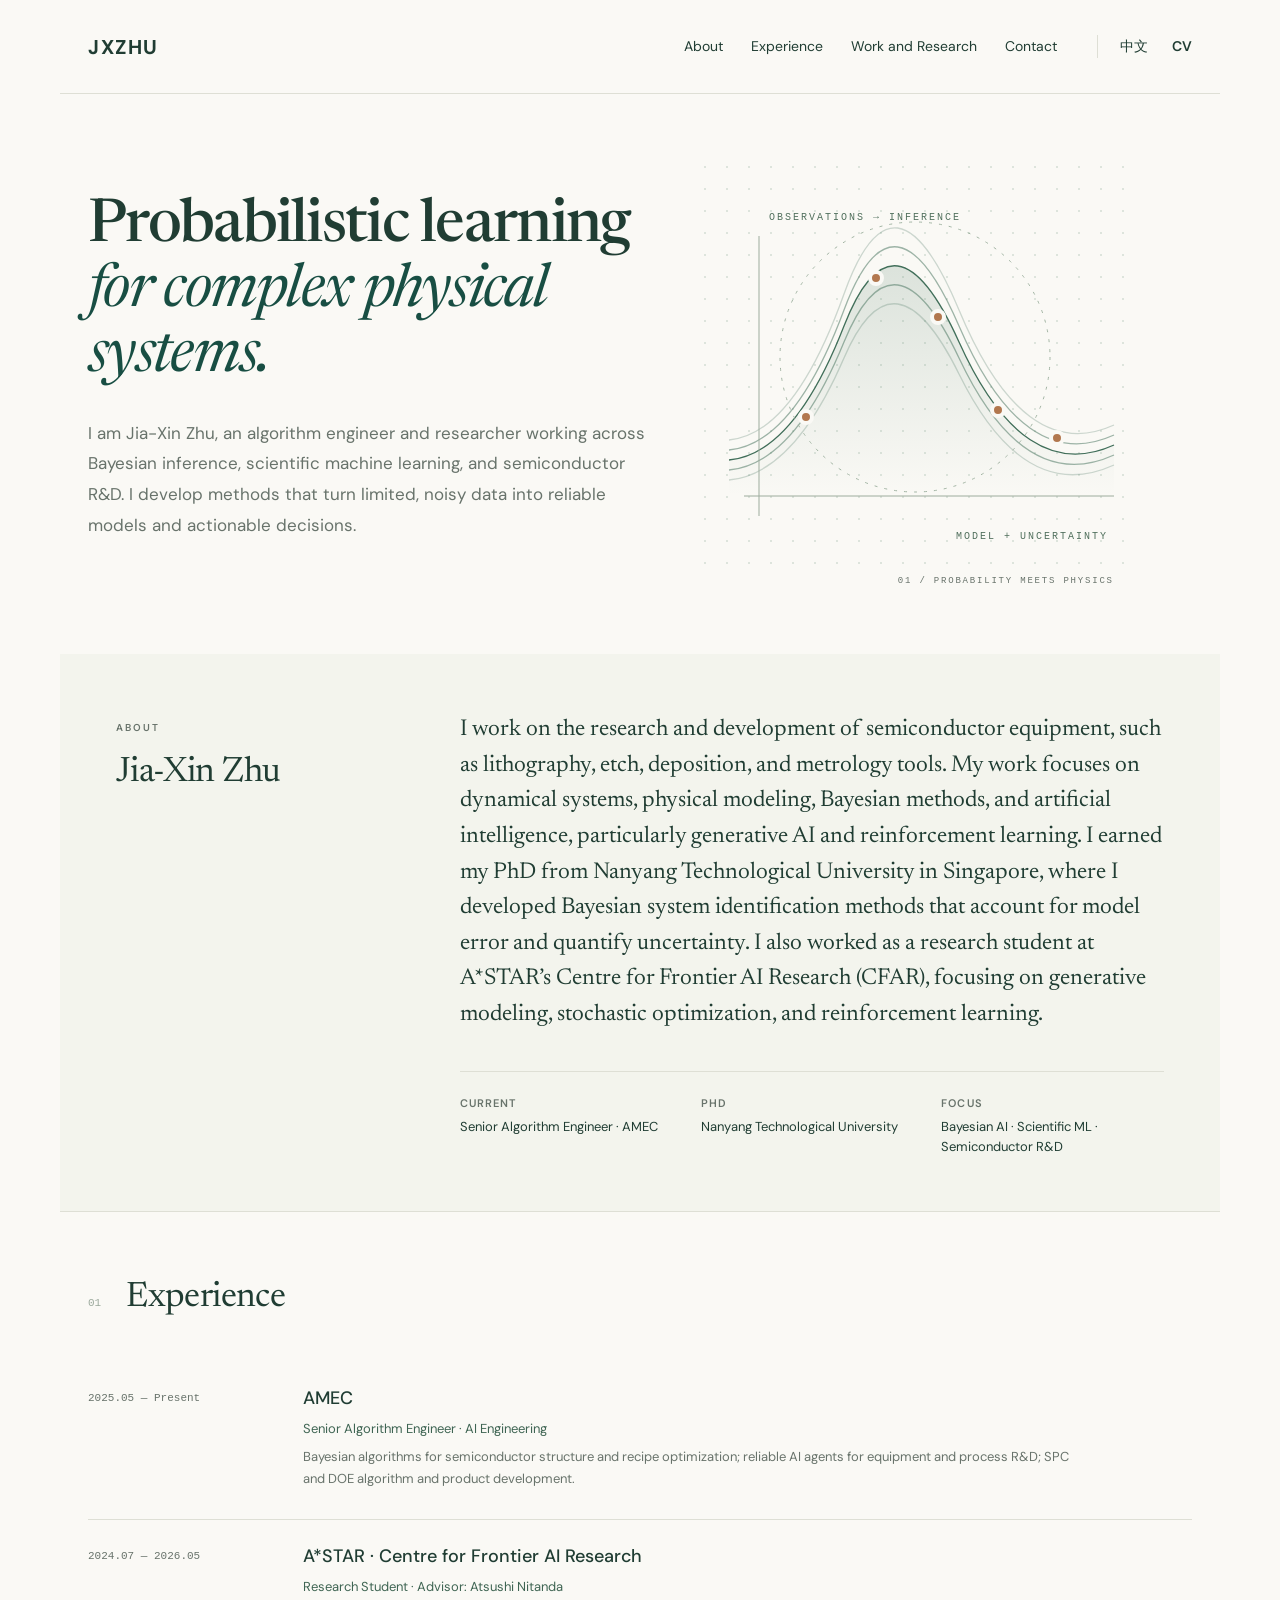
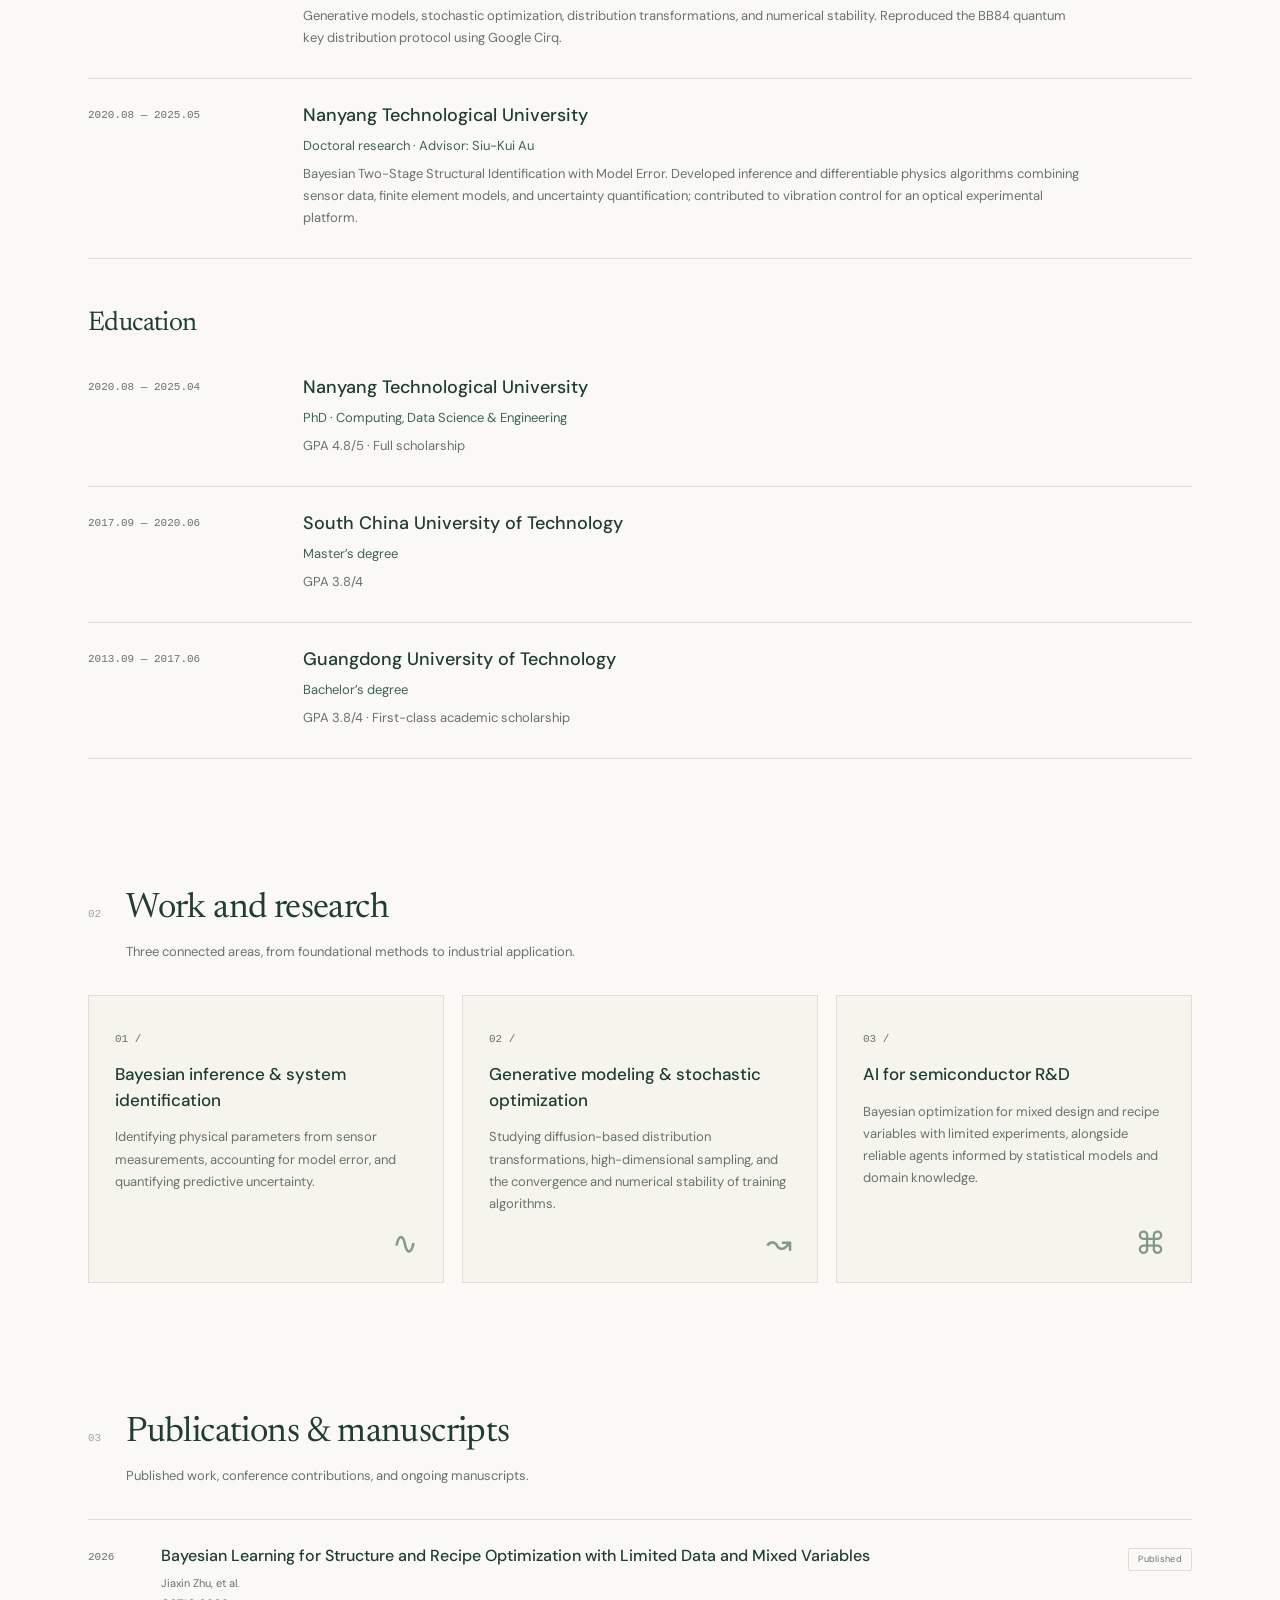
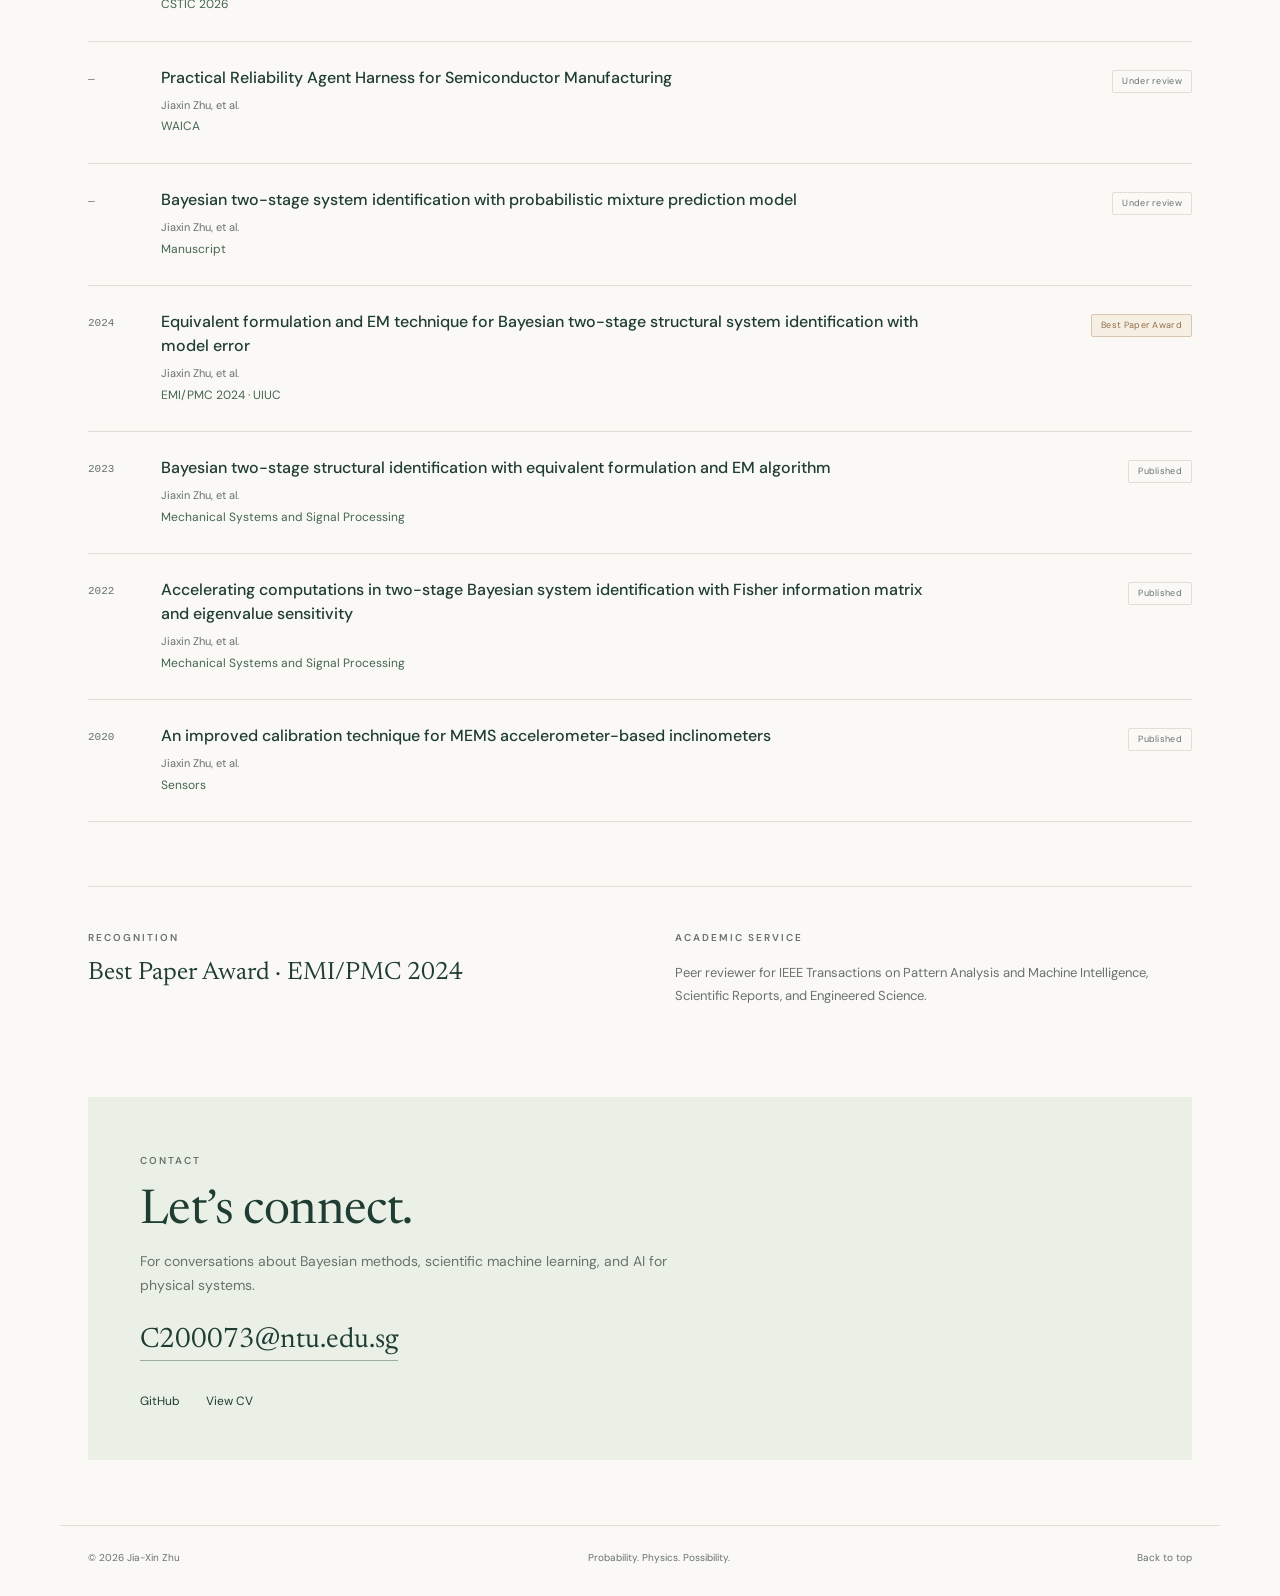
<file: index.html>
<!doctype html><html lang="en"><head><meta charset="utf-8"><meta name="viewport" content="width=device-width,initial-scale=1"><title>Jia-Xin Zhu | Bayesian Inference & AI</title><meta name="description" content="I am Jia-Xin Zhu, an algorithm engineer and researcher working across Bayesian inference, scientific machine learning, and semiconductor R&D. I develop methods that turn limited, noisy data into reliable models and actionable decisions."><meta name="theme-color" content="#184e43"><link rel="icon" href="favicon.svg"><link rel="stylesheet" href="style.css"></head><body><a class="skip" href="#main">Skip to content</a><header class="header"><a class="brand" href="index.html"><span class="monogram">JXZHU</span></a><nav aria-label="Main navigation"><a href="#about">About</a><a href="#experience">Experience</a><a href="#research">Work and Research</a><a href="#contact">Contact</a></nav><div class="header-end"><a class="language" href="zh.html" lang="zh-CN">中文</a><a class="nav-cv" href="cv-en.html">CV</a></div></header><main id="main"><section class="hero" id="top"><div><h1>Probabilistic learning<br><em>for complex physical systems.</em></h1><p class="intro">I am Jia-Xin Zhu, an algorithm engineer and researcher working across Bayesian inference, scientific machine learning, and semiconductor R&D. I develop methods that turn limited, noisy data into reliable models and actionable decisions.</p></div><div class="visual" aria-hidden="true"><svg viewBox="0 0 440 410"><defs><pattern id="grid" width="22" height="22" patternUnits="userSpaceOnUse"><circle cx="1" cy="1" r=".8" fill="#b8c9bd"/></pattern><linearGradient id="fade" x2="0" y2="1"><stop stop-color="#517d67" stop-opacity=".18"/><stop offset="1" stop-color="#517d67" stop-opacity="0"/></linearGradient></defs><rect width="440" height="410" fill="url(#grid)"/><g fill="none" stroke="#406e59" stroke-width="1.3"><path d="M25 294 Q90 288 140 160 T255 176 T410 279"/><path d="M25 304 Q90 298 140 176 T255 192 T410 289" opacity=".5"/><path d="M25 284 Q90 278 140 144 T255 160 T410 269" opacity=".5"/><path d="M25 274 Q90 268 140 128 T255 144 T410 259" opacity=".25"/><path d="M25 314 Q90 308 140 192 T255 208 T410 299" opacity=".25"/></g><path d="M25 294 Q90 288 140 160 T255 176 T410 279 L410 330 L25 330Z" fill="url(#fade)"/><path d="M40 330 H410 M55 350 V70" stroke="#9dac9d" stroke-width="1"/><g fill="#b2774e" stroke="#faf9f5" stroke-width="4"><circle cx="102" cy="251" r="6"/><circle cx="172" cy="112" r="6"/><circle cx="234" cy="151" r="6"/><circle cx="294" cy="244" r="6"/><circle cx="353" cy="272" r="6"/></g><circle cx="211" cy="191" r="135" stroke="#a3b5a4" fill="none" stroke-dasharray="3 7"/><text x="65" y="54" fill="#51705d" font-size="10" font-family="monospace" letter-spacing="2">OBSERVATIONS → INFERENCE</text><text x="252" y="373" fill="#51705d" font-size="10" font-family="monospace" letter-spacing="2">MODEL + UNCERTAINTY</text></svg><span class="figure-caption">01 / PROBABILITY MEETS PHYSICS</span></div></section><section class="about" id="about"><div class="about-title"><span class="eyebrow">ABOUT</span><h2>Jia-Xin Zhu</h2></div><div class="about-content"><p>I work on the research and development of semiconductor equipment, such as lithography, etch, deposition, and metrology tools. My work focuses on dynamical systems, physical modeling, Bayesian methods, and artificial intelligence, particularly generative AI and reinforcement learning. I earned my PhD from Nanyang Technological University in Singapore, where I developed Bayesian system identification methods that account for model error and quantify uncertainty. I also worked as a research student at A*STAR’s Centre for Frontier AI Research (CFAR), focusing on generative modeling, stochastic optimization, and reinforcement learning.</p><dl><div><dt>CURRENT</dt><dd>Senior Algorithm Engineer · AMEC</dd></div><div><dt>PHD</dt><dd>Nanyang Technological University</dd></div><div><dt>FOCUS</dt><dd>Bayesian AI · Scientific ML · Semiconductor R&D</dd></div></dl></div></section><section id="experience"><div class="section-heading"><span class="number">01</span><div><h2>Experience</h2></div></div><article class="timeline"><span class="date">2025.05 — Present</span><div><h3>AMEC</h3><p class="position">Senior Algorithm Engineer · AI Engineering</p><p>Bayesian algorithms for semiconductor structure and recipe optimization; reliable AI agents for equipment and process R&D; SPC and DOE algorithm and product development.</p></div></article><article class="timeline"><span class="date">2024.07 — 2026.05</span><div><h3>A*STAR · Centre for Frontier AI Research</h3><p class="position">Research Student · Advisor: Atsushi Nitanda</p><p>Generative models, stochastic optimization, distribution transformations, and numerical stability. Reproduced the BB84 quantum key distribution protocol using Google Cirq.</p></div></article><article class="timeline"><span class="date">2020.08 — 2025.05</span><div><h3>Nanyang Technological University</h3><p class="position">Doctoral research · Advisor: Siu-Kui Au</p><p>Bayesian Two-Stage Structural Identification with Model Error. Developed inference and differentiable physics algorithms combining sensor data, finite element models, and uncertainty quantification; contributed to vibration control for an optical experimental platform.</p></div></article><div class="education"><h2>Education</h2><article class="timeline"><span class="date">2020.08 — 2025.04</span><div><h3>Nanyang Technological University</h3><p class="position">PhD · Computing, Data Science & Engineering</p><p>GPA 4.8/5 · Full scholarship</p></div></article><article class="timeline"><span class="date">2017.09 — 2020.06</span><div><h3>South China University of Technology</h3><p class="position">Master’s degree</p><p>GPA 3.8/4</p></div></article><article class="timeline"><span class="date">2013.09 — 2017.06</span><div><h3>Guangdong University of Technology</h3><p class="position">Bachelor’s degree</p><p>GPA 3.8/4 · First-class academic scholarship</p></div></article></div></section><section id="research"><div class="section-heading"><span class="number">02</span><div><h2>Work and research</h2><p>Three connected areas, from foundational methods to industrial application.</p></div></div><div class="research-grid"><article class="research-card"><span class="card-number">01 /</span><h3>Bayesian inference & system identification</h3><p>Identifying physical parameters from sensor measurements, accounting for model error, and quantifying predictive uncertainty.</p><span class="card-symbol" aria-hidden="true">∿</span></article><article class="research-card"><span class="card-number">02 /</span><h3>Generative modeling & stochastic optimization</h3><p>Studying diffusion-based distribution transformations, high-dimensional sampling, and the convergence and numerical stability of training algorithms.</p><span class="card-symbol" aria-hidden="true">↝</span></article><article class="research-card"><span class="card-number">03 /</span><h3>AI for semiconductor R&D</h3><p>Bayesian optimization for mixed design and recipe variables with limited experiments, alongside reliable agents informed by statistical models and domain knowledge.</p><span class="card-symbol" aria-hidden="true">⌘</span></article></div></section><section id="publications"><div class="section-heading"><span class="number">03</span><div><h2>Publications & manuscripts</h2><p>Published work, conference contributions, and ongoing manuscripts.</p></div></div><div class="papers"><article class="paper"><span class="year">2026</span><div><h3>Bayesian Learning for Structure and Recipe Optimization with Limited Data and Mixed Variables</h3><p>Jiaxin Zhu, et al.</p><p class="venue">CSTIC 2026</p></div><span class="badge ">Published</span></article><article class="paper"><span class="year">—</span><div><h3>Practical Reliability Agent Harness for Semiconductor Manufacturing</h3><p>Jiaxin Zhu, et al.</p><p class="venue">WAICA</p></div><span class="badge ">Under review</span></article><article class="paper"><span class="year">—</span><div><h3>Bayesian two-stage system identification with probabilistic mixture prediction model</h3><p>Jiaxin Zhu, et al.</p><p class="venue">Manuscript</p></div><span class="badge ">Under review</span></article><article class="paper"><span class="year">2024</span><div><h3>Equivalent formulation and EM technique for Bayesian two-stage structural system identification with model error</h3><p>Jiaxin Zhu, et al.</p><p class="venue">EMI/PMC 2024 · UIUC</p></div><span class="badge accent">Best Paper Award</span></article><article class="paper"><span class="year">2023</span><div><h3>Bayesian two-stage structural identification with equivalent formulation and EM algorithm</h3><p>Jiaxin Zhu, et al.</p><p class="venue">Mechanical Systems and Signal Processing</p></div><span class="badge ">Published</span></article><article class="paper"><span class="year">2022</span><div><h3>Accelerating computations in two-stage Bayesian system identification with Fisher information matrix and eigenvalue sensitivity</h3><p>Jiaxin Zhu, et al.</p><p class="venue">Mechanical Systems and Signal Processing</p></div><span class="badge ">Published</span></article><article class="paper"><span class="year">2020</span><div><h3>An improved calibration technique for MEMS accelerometer-based inclinometers</h3><p>Jiaxin Zhu, et al.</p><p class="venue">Sensors</p></div><span class="badge ">Published</span></article></div></section><section class="details-grid"><div><span class="eyebrow">RECOGNITION</span><h3>Best Paper Award · EMI/PMC 2024</h3></div><div><span class="eyebrow">ACADEMIC SERVICE</span><p>Peer reviewer for IEEE Transactions on Pattern Analysis and Machine Intelligence, Scientific Reports, and Engineered Science.</p></div></section><section id="contact" class="contact"><span class="eyebrow">CONTACT</span><h2>Let’s connect.</h2><p>For conversations about Bayesian methods, scientific machine learning, and AI for physical systems.</p><a class="email" href="mailto:C200073@ntu.edu.sg">C200073@ntu.edu.sg</a><div class="contact-links"><a href="https://github.com/jxzhumark">GitHub</a><a href="cv-en.html">View CV</a></div></section></main><footer><span>© 2026 Jia-Xin Zhu</span><span>Probability. Physics. Possibility.</span><a href="#top">Back to top</a></footer></body></html>
</file>
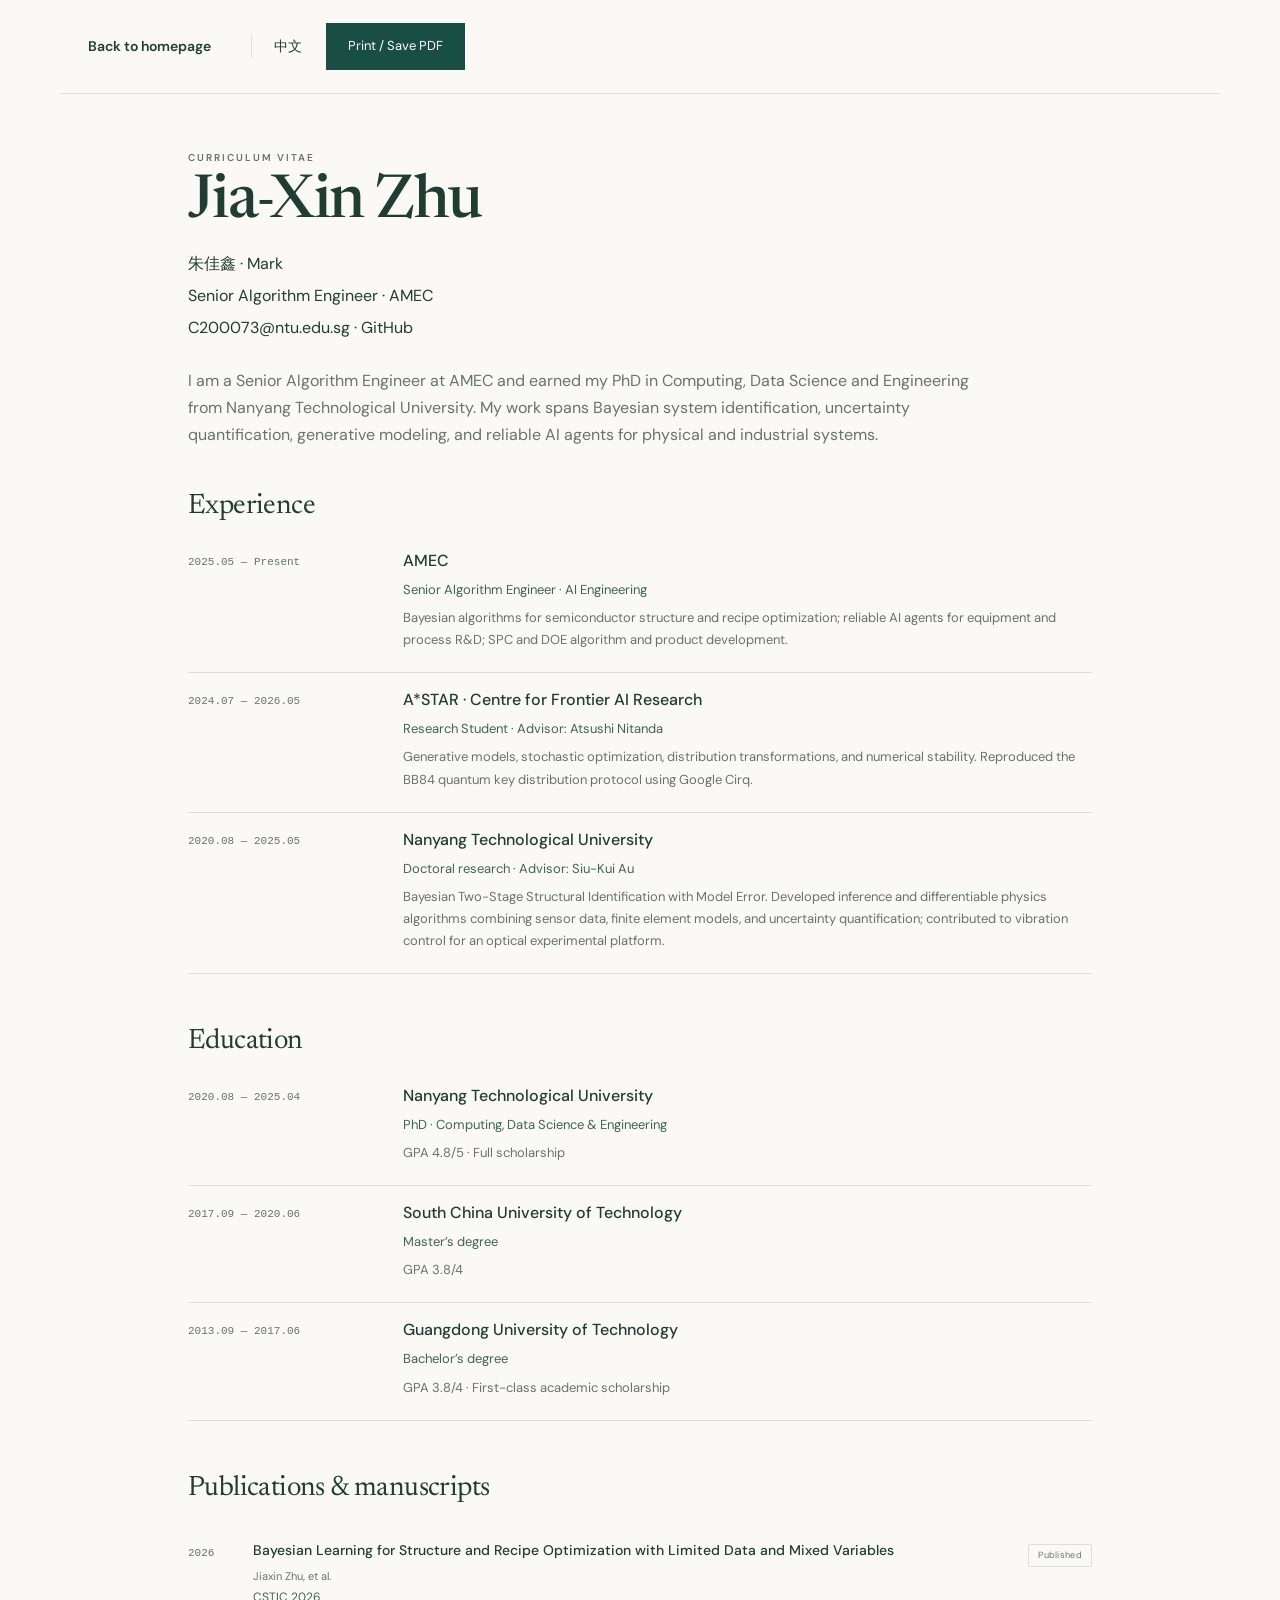
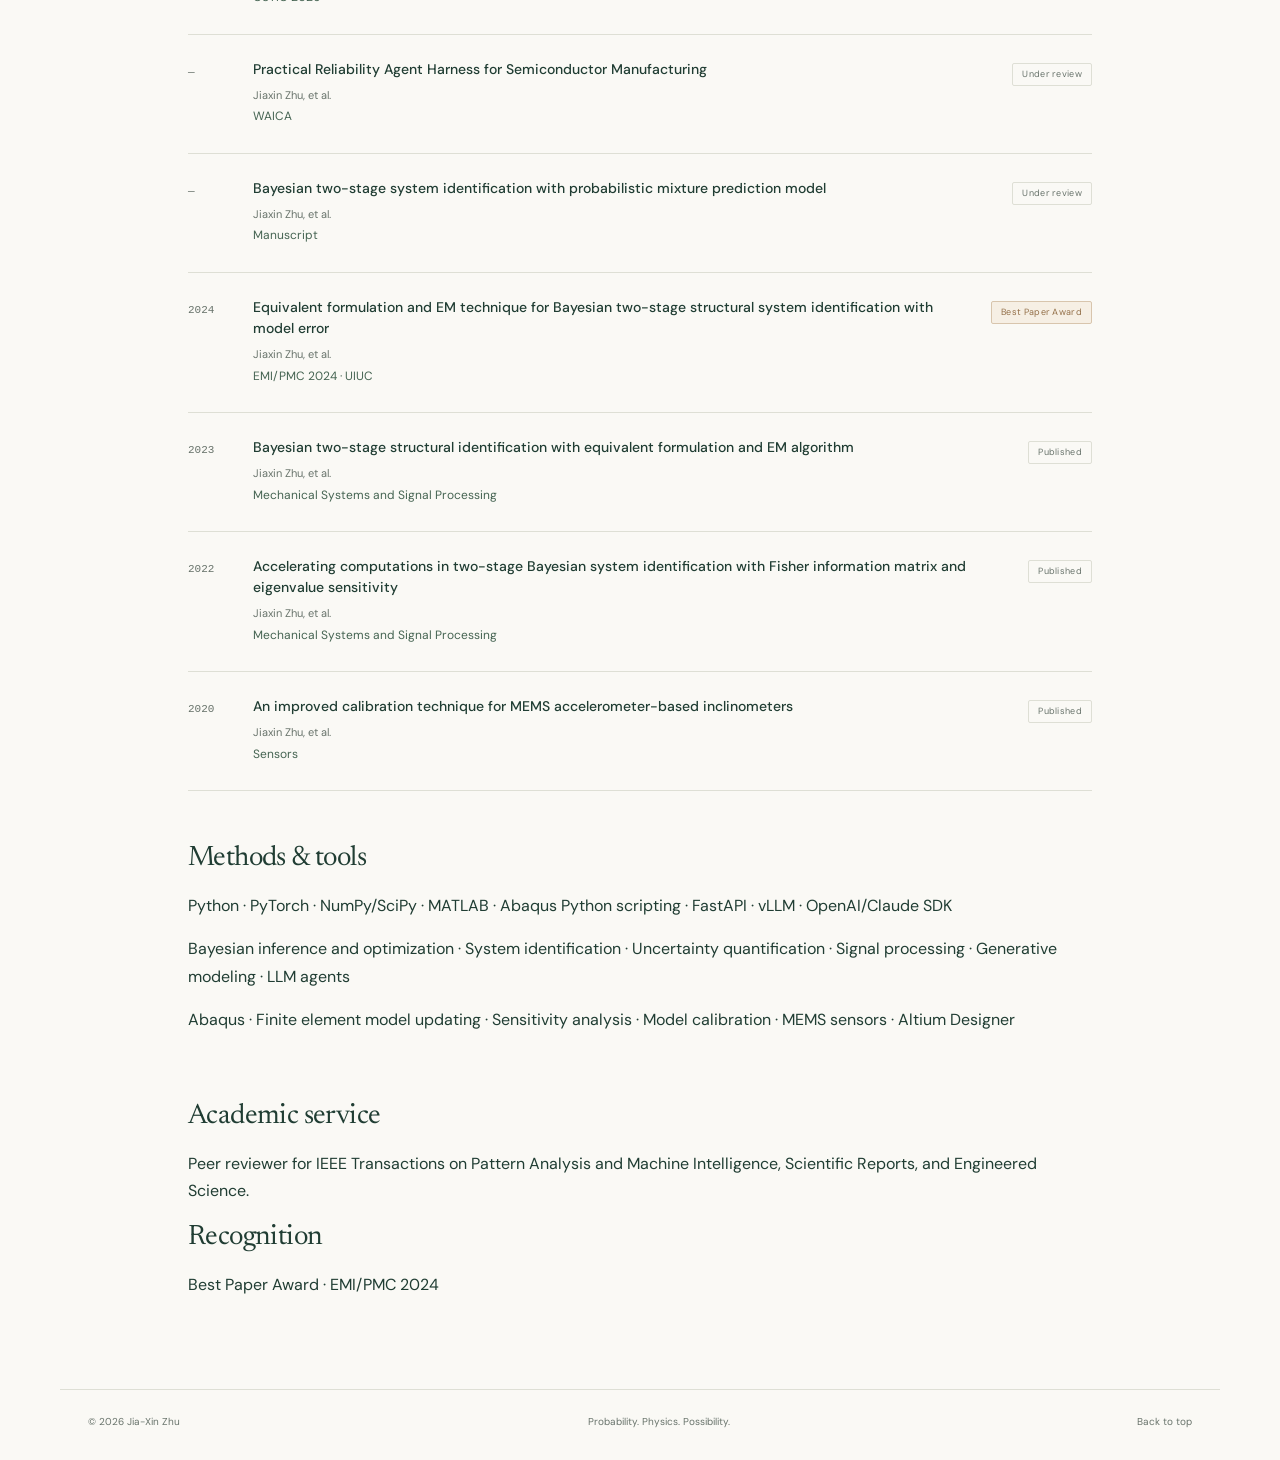
<file: cv-en.html>
<!doctype html><html lang="en"><head><meta charset="utf-8"><meta name="viewport" content="width=device-width,initial-scale=1"><title>Jia-Xin Zhu | Bayesian Inference & AI</title><meta name="description" content="I am Jia-Xin Zhu, an algorithm engineer and researcher working across Bayesian inference, scientific machine learning, and semiconductor R&D. I develop methods that turn limited, noisy data into reliable models and actionable decisions."><meta name="theme-color" content="#184e43"><link rel="icon" href="favicon.svg"><link rel="stylesheet" href="style.css"></head><body><header class="header cv-header"><a class="brand" href="index.html">Back to homepage</a><div class="header-end"><a class="language" href="cv-zh.html">中文</a><button class="button" onclick="window.print()">Print / Save PDF</button></div></header><main class="cv" id="main"><div class="cv-title" id="top"><p class="eyebrow">CURRICULUM VITAE</p><h1>Jia-Xin Zhu</h1><p>朱佳鑫 · Mark</p><p>Senior Algorithm Engineer · AMEC</p><a href="mailto:C200073@ntu.edu.sg">C200073@ntu.edu.sg</a> · <a href="https://github.com/jxzhumark">GitHub</a></div><p class="cv-bio">I am a Senior Algorithm Engineer at AMEC and earned my PhD in Computing, Data Science and Engineering from Nanyang Technological University. My work spans Bayesian system identification, uncertainty quantification, generative modeling, and reliable AI agents for physical and industrial systems.</p><section><h2>Experience</h2><article class="timeline"><span class="date">2025.05 — Present</span><div><h3>AMEC</h3><p class="position">Senior Algorithm Engineer · AI Engineering</p><p>Bayesian algorithms for semiconductor structure and recipe optimization; reliable AI agents for equipment and process R&D; SPC and DOE algorithm and product development.</p></div></article><article class="timeline"><span class="date">2024.07 — 2026.05</span><div><h3>A*STAR · Centre for Frontier AI Research</h3><p class="position">Research Student · Advisor: Atsushi Nitanda</p><p>Generative models, stochastic optimization, distribution transformations, and numerical stability. Reproduced the BB84 quantum key distribution protocol using Google Cirq.</p></div></article><article class="timeline"><span class="date">2020.08 — 2025.05</span><div><h3>Nanyang Technological University</h3><p class="position">Doctoral research · Advisor: Siu-Kui Au</p><p>Bayesian Two-Stage Structural Identification with Model Error. Developed inference and differentiable physics algorithms combining sensor data, finite element models, and uncertainty quantification; contributed to vibration control for an optical experimental platform.</p></div></article></section><section><h2>Education</h2><article class="timeline"><span class="date">2020.08 — 2025.04</span><div><h3>Nanyang Technological University</h3><p class="position">PhD · Computing, Data Science & Engineering</p><p>GPA 4.8/5 · Full scholarship</p></div></article><article class="timeline"><span class="date">2017.09 — 2020.06</span><div><h3>South China University of Technology</h3><p class="position">Master’s degree</p><p>GPA 3.8/4</p></div></article><article class="timeline"><span class="date">2013.09 — 2017.06</span><div><h3>Guangdong University of Technology</h3><p class="position">Bachelor’s degree</p><p>GPA 3.8/4 · First-class academic scholarship</p></div></article></section><section><h2>Publications & manuscripts</h2><article class="paper"><span class="year">2026</span><div><h3>Bayesian Learning for Structure and Recipe Optimization with Limited Data and Mixed Variables</h3><p>Jiaxin Zhu, et al.</p><p class="venue">CSTIC 2026</p></div><span class="badge ">Published</span></article><article class="paper"><span class="year">—</span><div><h3>Practical Reliability Agent Harness for Semiconductor Manufacturing</h3><p>Jiaxin Zhu, et al.</p><p class="venue">WAICA</p></div><span class="badge ">Under review</span></article><article class="paper"><span class="year">—</span><div><h3>Bayesian two-stage system identification with probabilistic mixture prediction model</h3><p>Jiaxin Zhu, et al.</p><p class="venue">Manuscript</p></div><span class="badge ">Under review</span></article><article class="paper"><span class="year">2024</span><div><h3>Equivalent formulation and EM technique for Bayesian two-stage structural system identification with model error</h3><p>Jiaxin Zhu, et al.</p><p class="venue">EMI/PMC 2024 · UIUC</p></div><span class="badge accent">Best Paper Award</span></article><article class="paper"><span class="year">2023</span><div><h3>Bayesian two-stage structural identification with equivalent formulation and EM algorithm</h3><p>Jiaxin Zhu, et al.</p><p class="venue">Mechanical Systems and Signal Processing</p></div><span class="badge ">Published</span></article><article class="paper"><span class="year">2022</span><div><h3>Accelerating computations in two-stage Bayesian system identification with Fisher information matrix and eigenvalue sensitivity</h3><p>Jiaxin Zhu, et al.</p><p class="venue">Mechanical Systems and Signal Processing</p></div><span class="badge ">Published</span></article><article class="paper"><span class="year">2020</span><div><h3>An improved calibration technique for MEMS accelerometer-based inclinometers</h3><p>Jiaxin Zhu, et al.</p><p class="venue">Sensors</p></div><span class="badge ">Published</span></article></section><section><h2>Methods & tools</h2><p>Python · PyTorch · NumPy/SciPy · MATLAB · Abaqus Python scripting · FastAPI · vLLM · OpenAI/Claude SDK</p><p>Bayesian inference and optimization · System identification · Uncertainty quantification · Signal processing · Generative modeling · LLM agents</p><p>Abaqus · Finite element model updating · Sensitivity analysis · Model calibration · MEMS sensors · Altium Designer</p></section><section><h2>Academic service</h2><p>Peer reviewer for IEEE Transactions on Pattern Analysis and Machine Intelligence, Scientific Reports, and Engineered Science.</p><h2>Recognition</h2><p>Best Paper Award · EMI/PMC 2024</p></section></main><footer><span>© 2026 Jia-Xin Zhu</span><span>Probability. Physics. Possibility.</span><a href="#top">Back to top</a></footer></body></html>
</file>
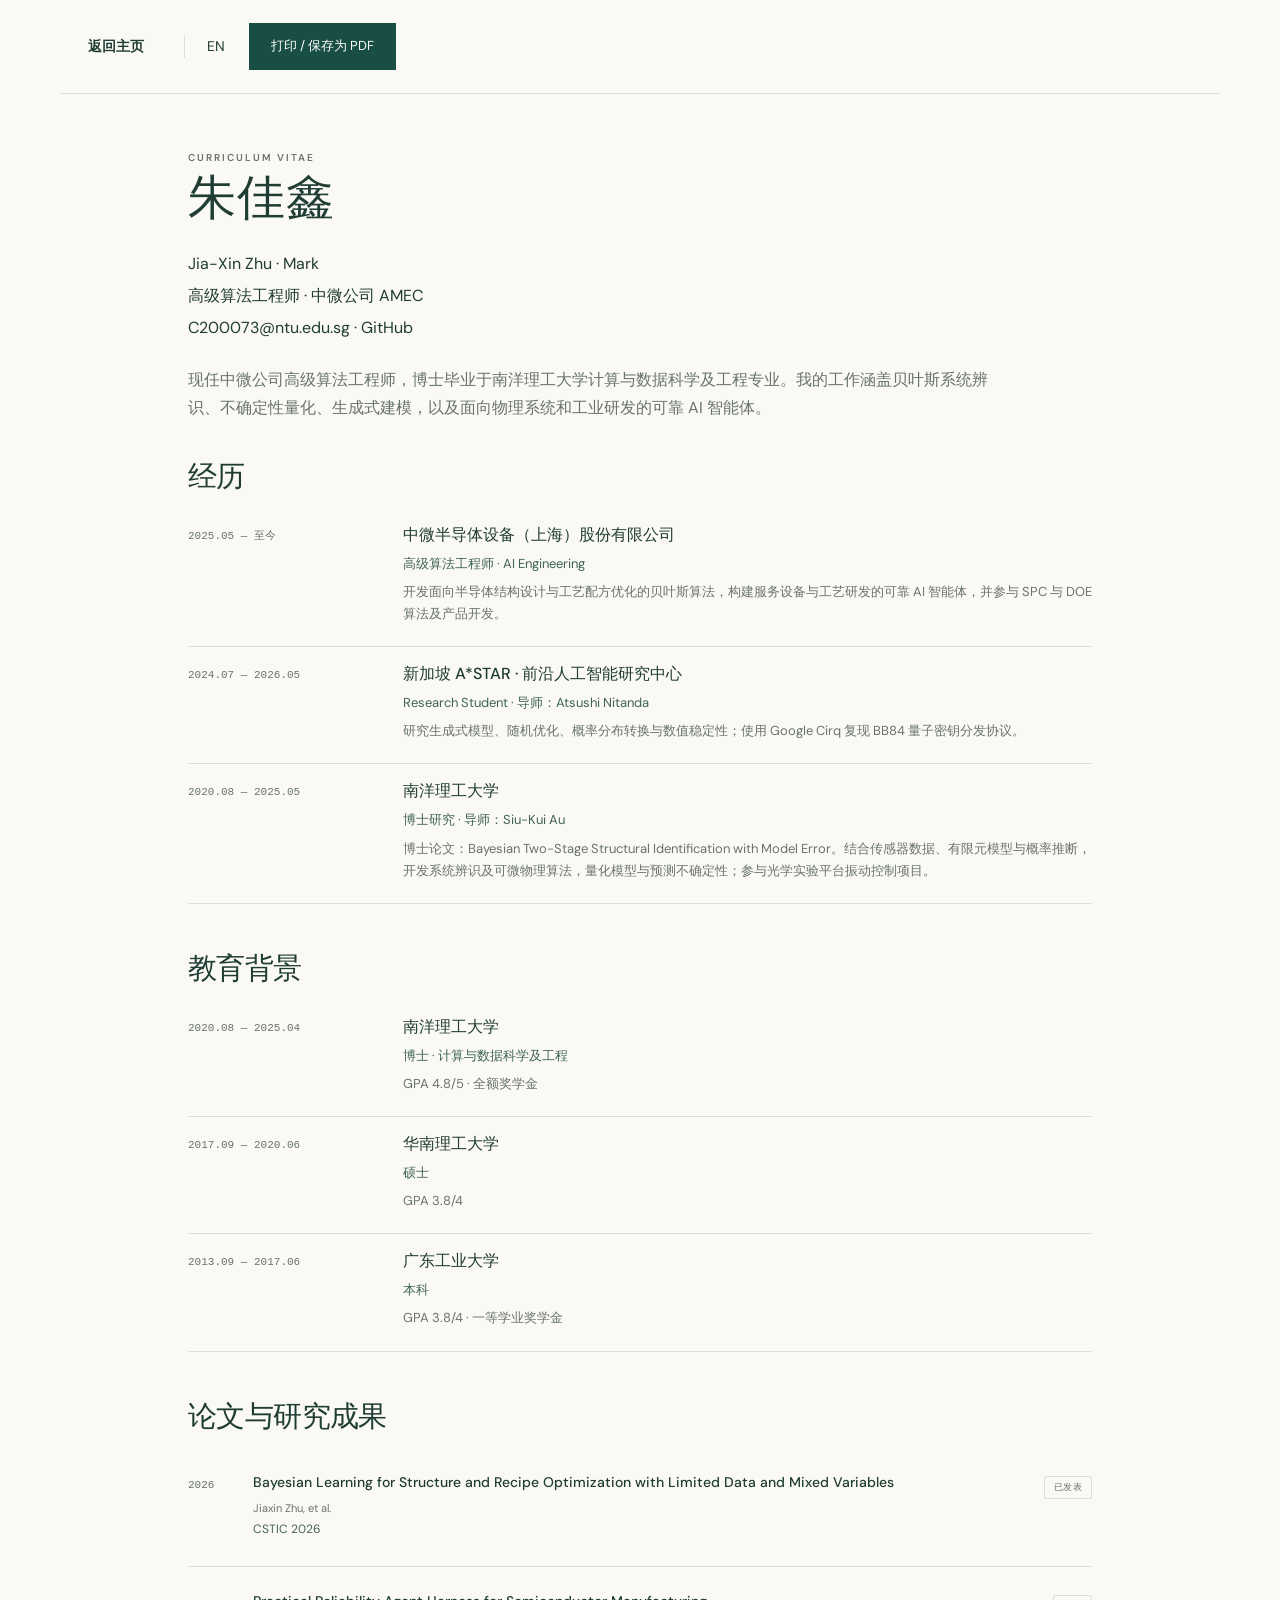
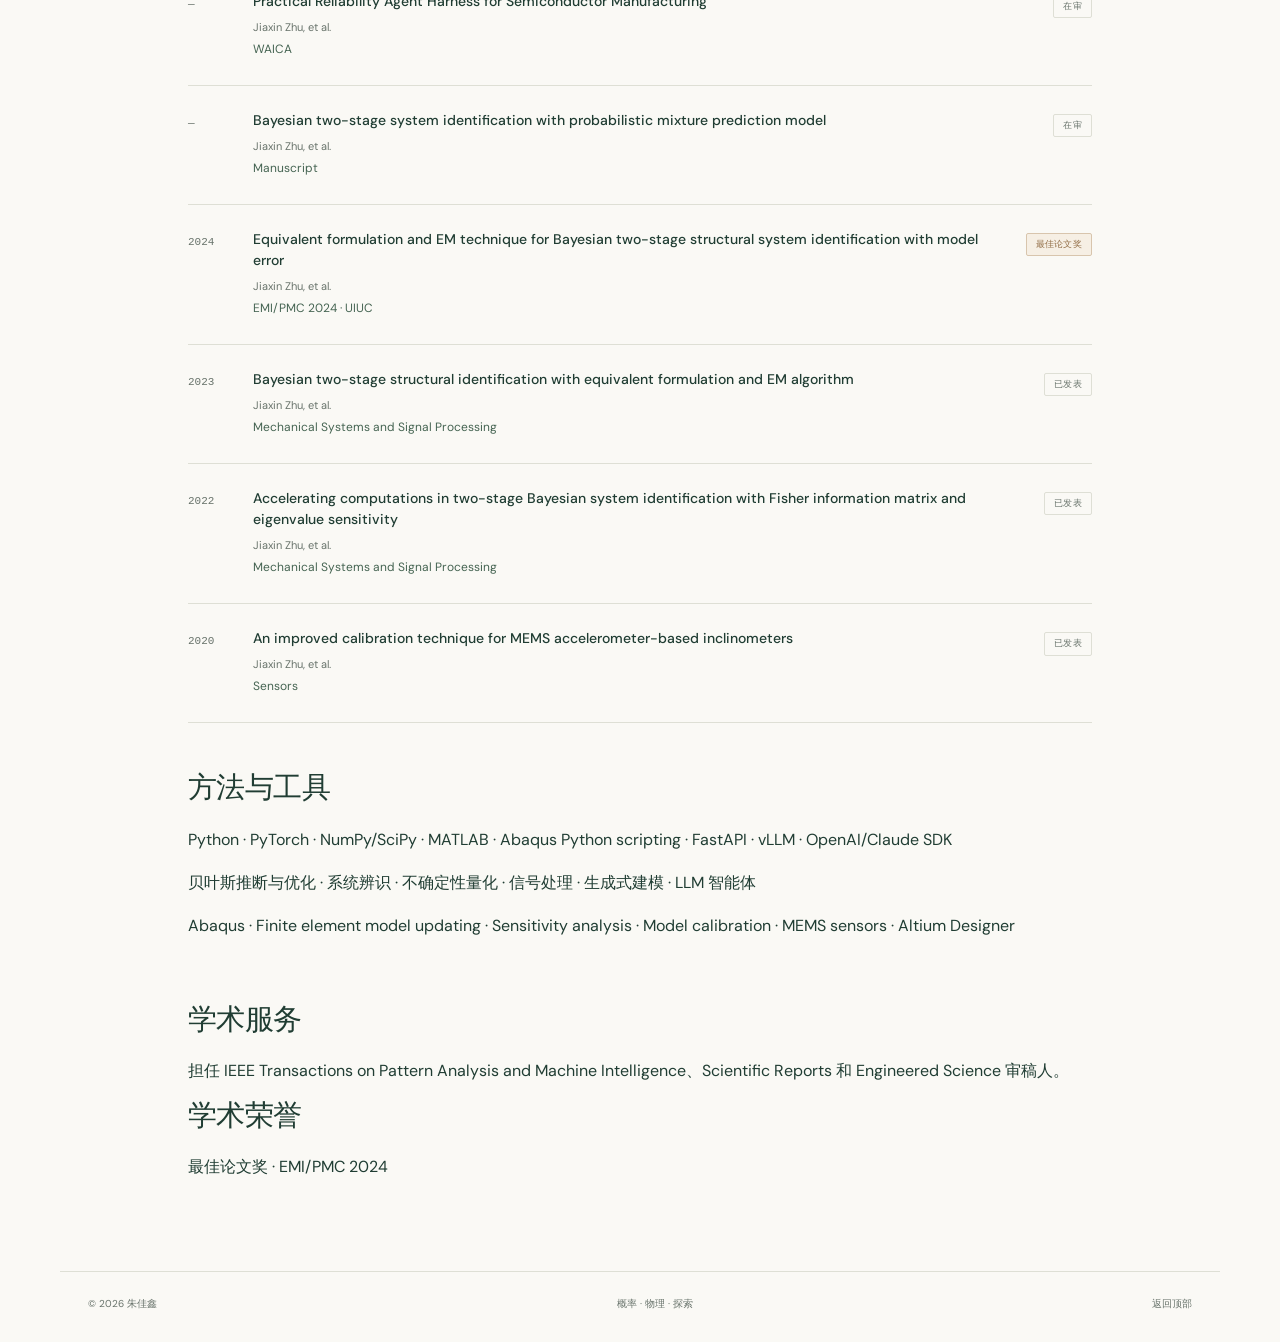
<file: cv-zh.html>
<!doctype html><html lang="zh-CN"><head><meta charset="utf-8"><meta name="viewport" content="width=device-width,initial-scale=1"><title>朱佳鑫 | Bayesian Inference & AI</title><meta name="description" content="我是朱佳鑫，一名跨越贝叶斯推断、科学机器学习与半导体研发的算法工程师和研究者。我关注如何从有限、含噪的数据中建立可靠模型，并将不确定性转化为可执行的工程决策。"><meta name="theme-color" content="#184e43"><link rel="icon" href="favicon.svg"><link rel="stylesheet" href="style.css"></head><body><header class="header cv-header"><a class="brand" href="zh.html">返回主页</a><div class="header-end"><a class="language" href="cv-en.html">EN</a><button class="button" onclick="window.print()">打印 / 保存为 PDF</button></div></header><main class="cv" id="main"><div class="cv-title" id="top"><p class="eyebrow">CURRICULUM VITAE</p><h1>朱佳鑫</h1><p>Jia-Xin Zhu · Mark</p><p>高级算法工程师 · 中微公司 AMEC</p><a href="mailto:C200073@ntu.edu.sg">C200073@ntu.edu.sg</a> · <a href="https://github.com/jxzhumark">GitHub</a></div><p class="cv-bio">现任中微公司高级算法工程师，博士毕业于南洋理工大学计算与数据科学及工程专业。我的工作涵盖贝叶斯系统辨识、不确定性量化、生成式建模，以及面向物理系统和工业研发的可靠 AI 智能体。</p><section><h2>经历</h2><article class="timeline"><span class="date">2025.05 — 至今</span><div><h3>中微半导体设备（上海）股份有限公司</h3><p class="position">高级算法工程师 · AI Engineering</p><p>开发面向半导体结构设计与工艺配方优化的贝叶斯算法，构建服务设备与工艺研发的可靠 AI 智能体，并参与 SPC 与 DOE 算法及产品开发。</p></div></article><article class="timeline"><span class="date">2024.07 — 2026.05</span><div><h3>新加坡 A*STAR · 前沿人工智能研究中心</h3><p class="position">Research Student · 导师：Atsushi Nitanda</p><p>研究生成式模型、随机优化、概率分布转换与数值稳定性；使用 Google Cirq 复现 BB84 量子密钥分发协议。</p></div></article><article class="timeline"><span class="date">2020.08 — 2025.05</span><div><h3>南洋理工大学</h3><p class="position">博士研究 · 导师：Siu-Kui Au</p><p>博士论文：Bayesian Two-Stage Structural Identification with Model Error。结合传感器数据、有限元模型与概率推断，开发系统辨识及可微物理算法，量化模型与预测不确定性；参与光学实验平台振动控制项目。</p></div></article></section><section><h2>教育背景</h2><article class="timeline"><span class="date">2020.08 — 2025.04</span><div><h3>南洋理工大学</h3><p class="position">博士 · 计算与数据科学及工程</p><p>GPA 4.8/5 · 全额奖学金</p></div></article><article class="timeline"><span class="date">2017.09 — 2020.06</span><div><h3>华南理工大学</h3><p class="position">硕士</p><p>GPA 3.8/4</p></div></article><article class="timeline"><span class="date">2013.09 — 2017.06</span><div><h3>广东工业大学</h3><p class="position">本科</p><p>GPA 3.8/4 · 一等学业奖学金</p></div></article></section><section><h2>论文与研究成果</h2><article class="paper"><span class="year">2026</span><div><h3>Bayesian Learning for Structure and Recipe Optimization with Limited Data and Mixed Variables</h3><p>Jiaxin Zhu, et al.</p><p class="venue">CSTIC 2026</p></div><span class="badge ">已发表</span></article><article class="paper"><span class="year">—</span><div><h3>Practical Reliability Agent Harness for Semiconductor Manufacturing</h3><p>Jiaxin Zhu, et al.</p><p class="venue">WAICA</p></div><span class="badge ">在审</span></article><article class="paper"><span class="year">—</span><div><h3>Bayesian two-stage system identification with probabilistic mixture prediction model</h3><p>Jiaxin Zhu, et al.</p><p class="venue">Manuscript</p></div><span class="badge ">在审</span></article><article class="paper"><span class="year">2024</span><div><h3>Equivalent formulation and EM technique for Bayesian two-stage structural system identification with model error</h3><p>Jiaxin Zhu, et al.</p><p class="venue">EMI/PMC 2024 · UIUC</p></div><span class="badge accent">最佳论文奖</span></article><article class="paper"><span class="year">2023</span><div><h3>Bayesian two-stage structural identification with equivalent formulation and EM algorithm</h3><p>Jiaxin Zhu, et al.</p><p class="venue">Mechanical Systems and Signal Processing</p></div><span class="badge ">已发表</span></article><article class="paper"><span class="year">2022</span><div><h3>Accelerating computations in two-stage Bayesian system identification with Fisher information matrix and eigenvalue sensitivity</h3><p>Jiaxin Zhu, et al.</p><p class="venue">Mechanical Systems and Signal Processing</p></div><span class="badge ">已发表</span></article><article class="paper"><span class="year">2020</span><div><h3>An improved calibration technique for MEMS accelerometer-based inclinometers</h3><p>Jiaxin Zhu, et al.</p><p class="venue">Sensors</p></div><span class="badge ">已发表</span></article></section><section><h2>方法与工具</h2><p>Python · PyTorch · NumPy/SciPy · MATLAB · Abaqus Python scripting · FastAPI · vLLM · OpenAI/Claude SDK</p><p>贝叶斯推断与优化 · 系统辨识 · 不确定性量化 · 信号处理 · 生成式建模 · LLM 智能体</p><p>Abaqus · Finite element model updating · Sensitivity analysis · Model calibration · MEMS sensors · Altium Designer</p></section><section><h2>学术服务</h2><p>担任 IEEE Transactions on Pattern Analysis and Machine Intelligence、Scientific Reports 和 Engineered Science 审稿人。</p><h2>学术荣誉</h2><p>最佳论文奖 · EMI/PMC 2024</p></section></main><footer><span>© 2026 朱佳鑫</span><span>概率 · 物理 · 探索</span><a href="#top">返回顶部</a></footer></body></html>
</file>
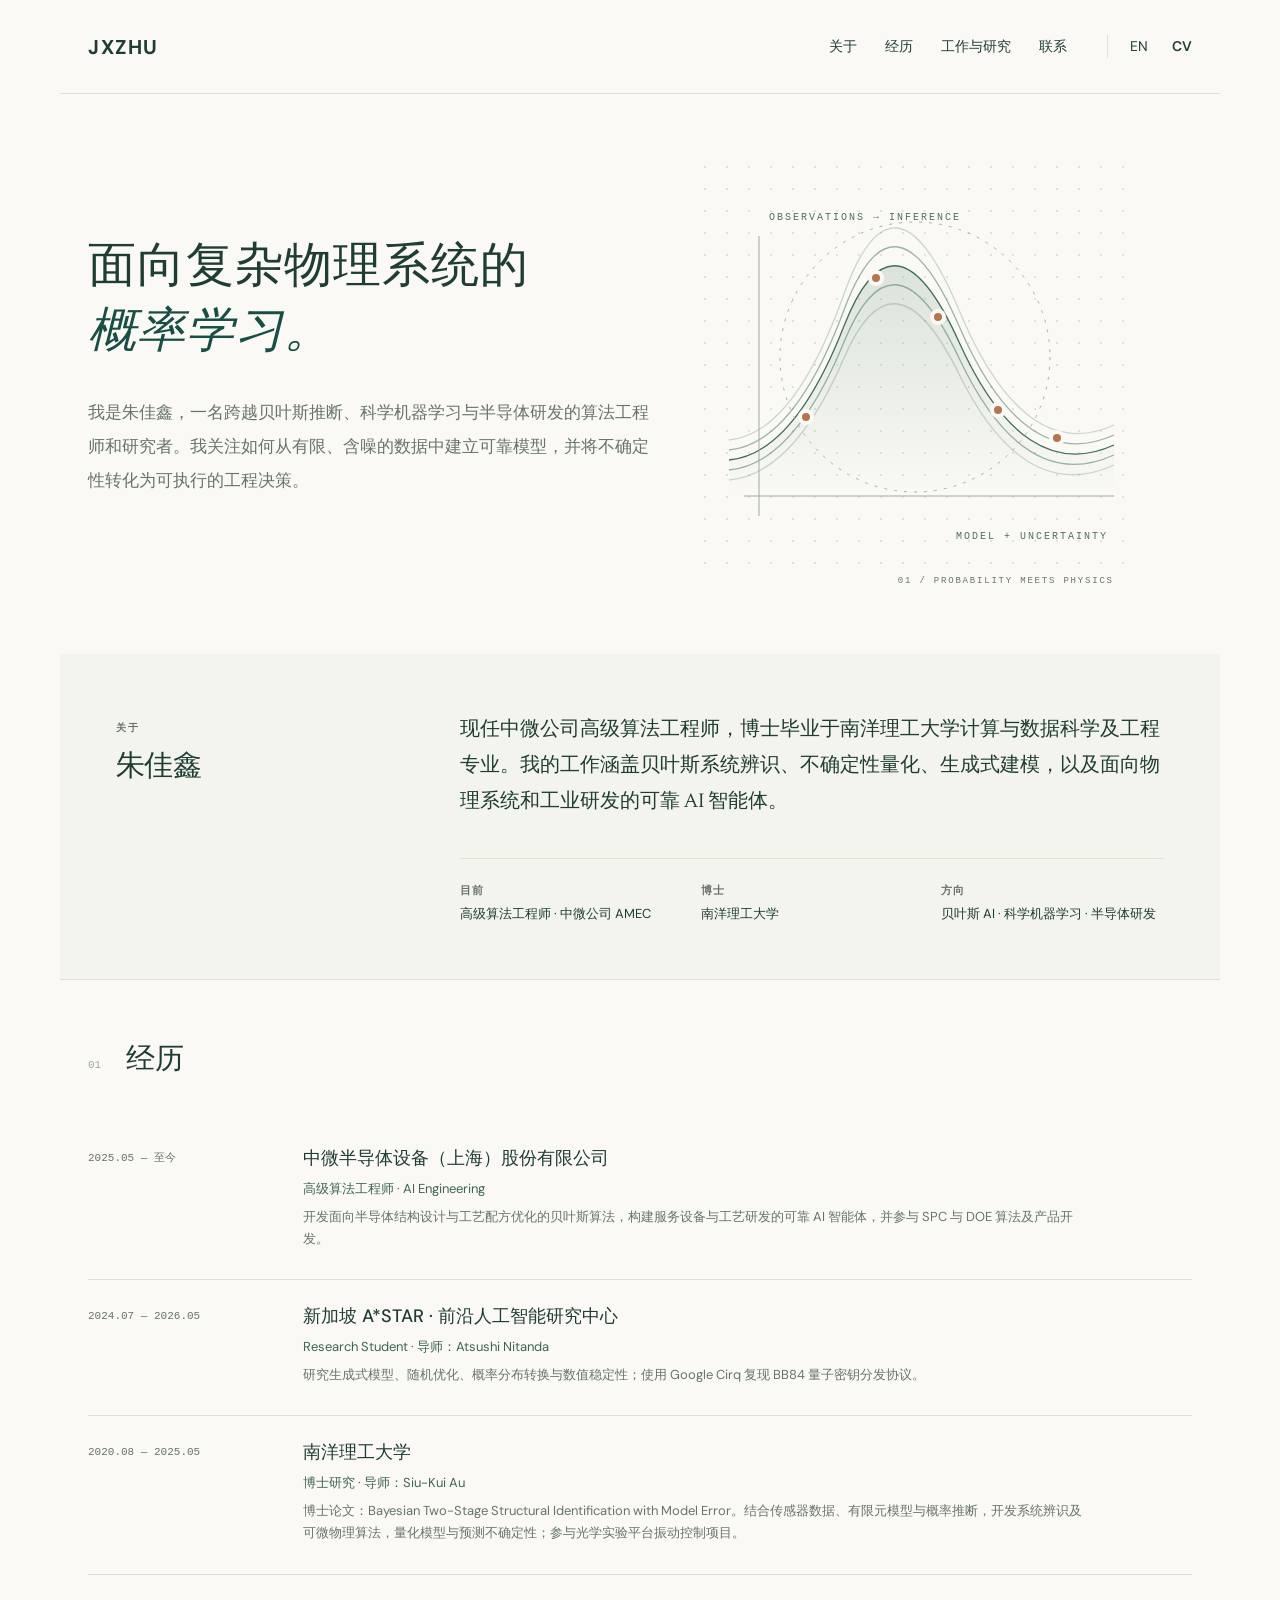
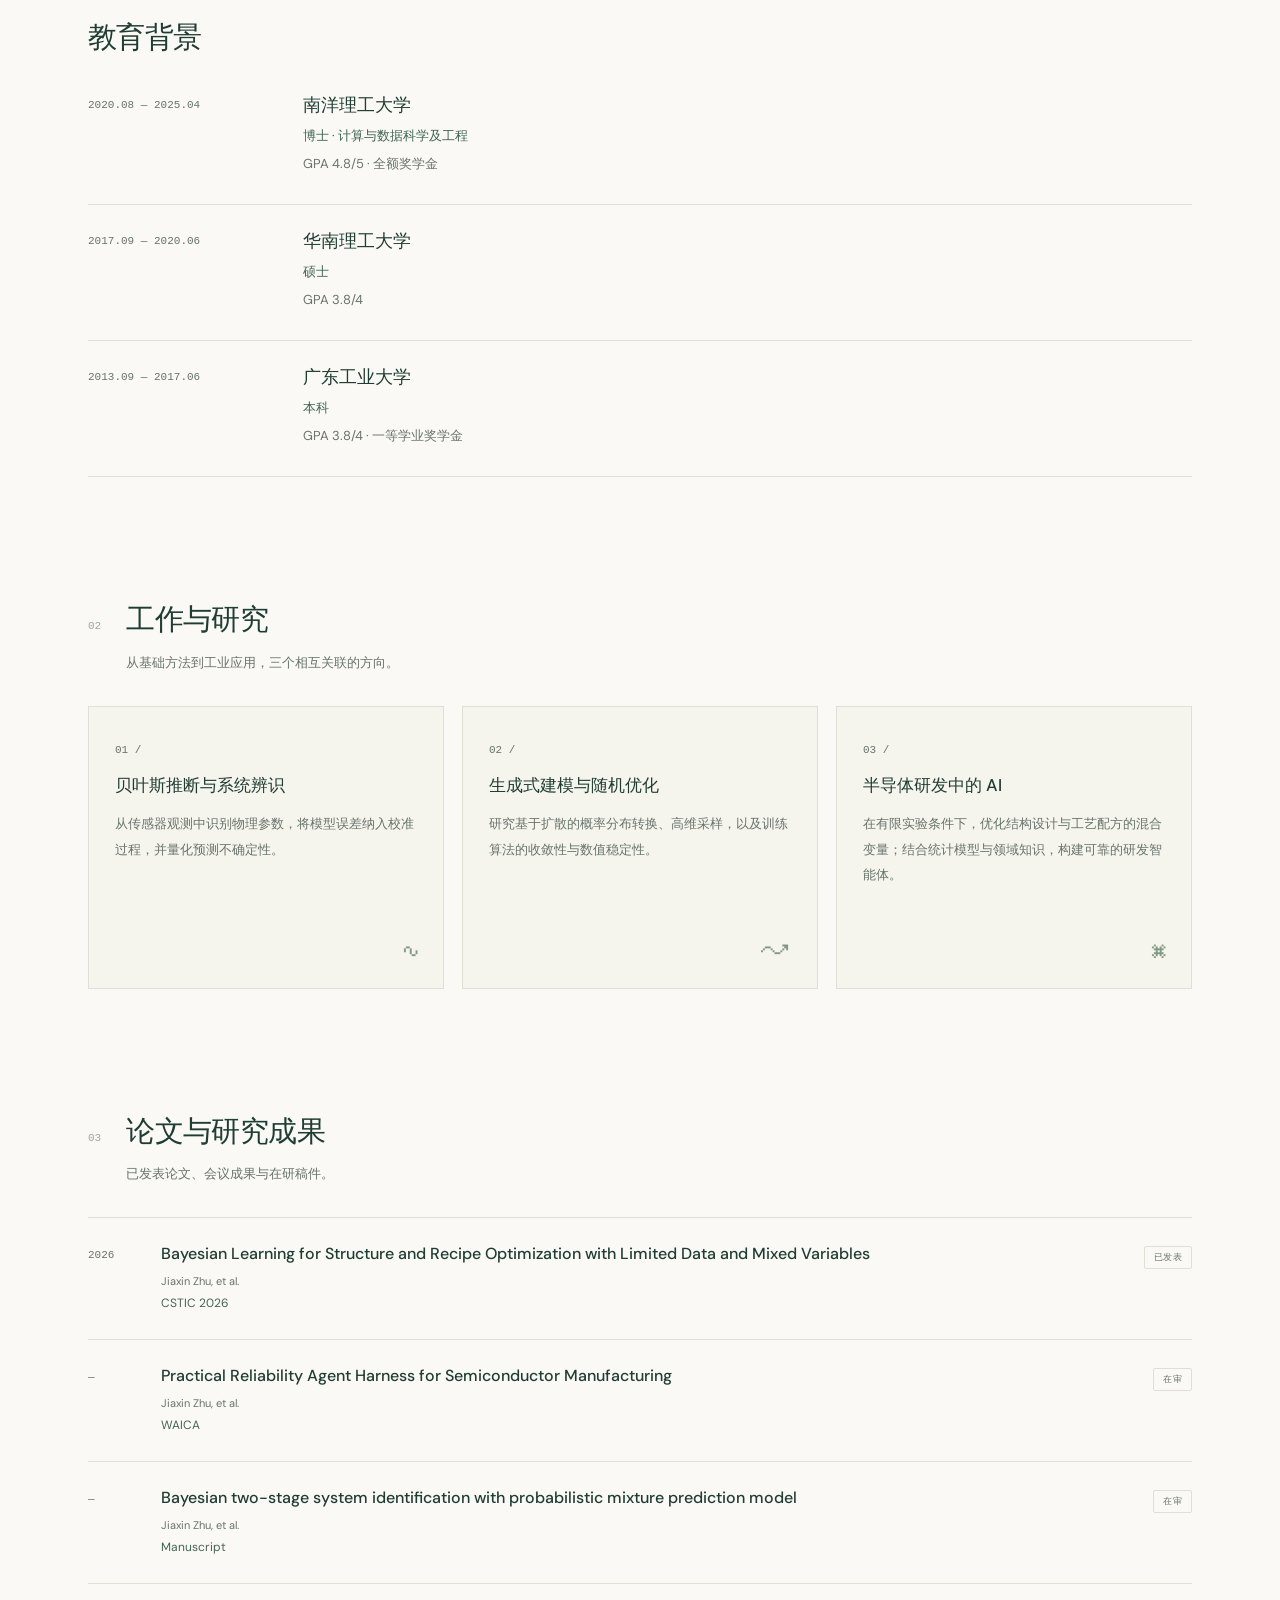
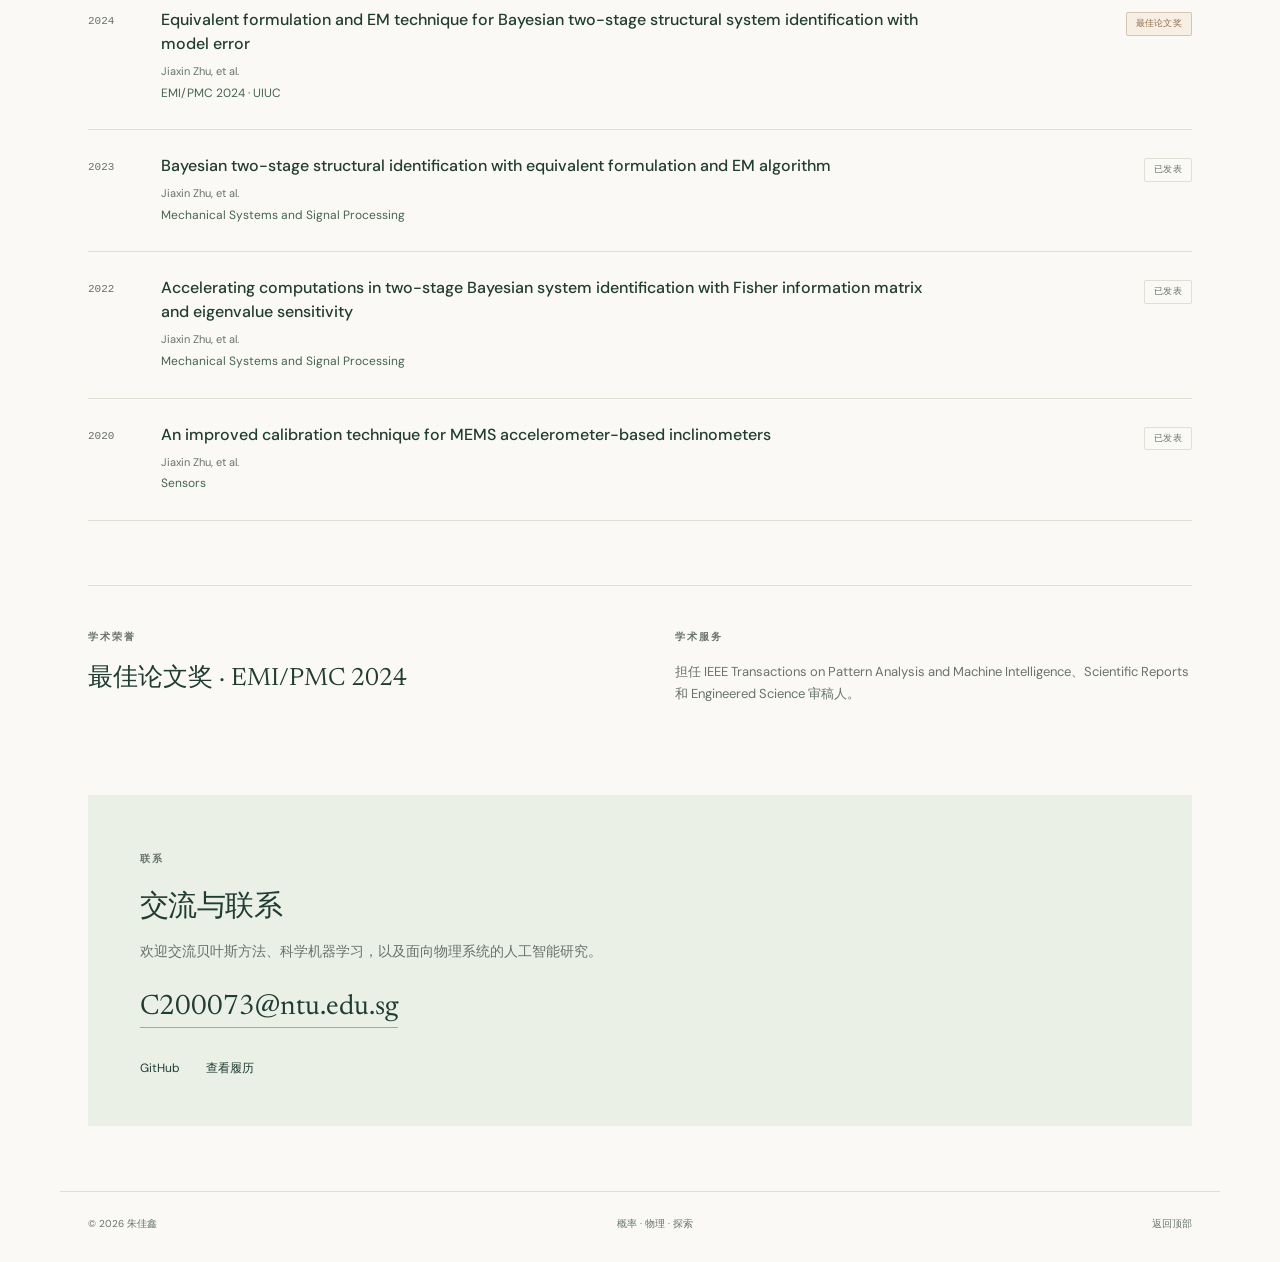
<file: zh.html>
<!doctype html><html lang="zh-CN"><head><meta charset="utf-8"><meta name="viewport" content="width=device-width,initial-scale=1"><title>朱佳鑫 | Bayesian Inference & AI</title><meta name="description" content="我是朱佳鑫，一名跨越贝叶斯推断、科学机器学习与半导体研发的算法工程师和研究者。我关注如何从有限、含噪的数据中建立可靠模型，并将不确定性转化为可执行的工程决策。"><meta name="theme-color" content="#184e43"><link rel="icon" href="favicon.svg"><link rel="stylesheet" href="style.css"></head><body><a class="skip" href="#main">跳至正文</a><header class="header"><a class="brand" href="zh.html"><span class="monogram">JXZHU</span></a><nav aria-label="主导航"><a href="#about">关于</a><a href="#experience">经历</a><a href="#research">工作与研究</a><a href="#contact">联系</a></nav><div class="header-end"><a class="language" href="index.html" lang="en">EN</a><a class="nav-cv" href="cv-zh.html">CV</a></div></header><main id="main"><section class="hero" id="top"><div><h1>面向复杂物理系统的<br><em>概率学习。</em></h1><p class="intro">我是朱佳鑫，一名跨越贝叶斯推断、科学机器学习与半导体研发的算法工程师和研究者。我关注如何从有限、含噪的数据中建立可靠模型，并将不确定性转化为可执行的工程决策。</p></div><div class="visual" aria-hidden="true"><svg viewBox="0 0 440 410"><defs><pattern id="grid" width="22" height="22" patternUnits="userSpaceOnUse"><circle cx="1" cy="1" r=".8" fill="#b8c9bd"/></pattern><linearGradient id="fade" x2="0" y2="1"><stop stop-color="#517d67" stop-opacity=".18"/><stop offset="1" stop-color="#517d67" stop-opacity="0"/></linearGradient></defs><rect width="440" height="410" fill="url(#grid)"/><g fill="none" stroke="#406e59" stroke-width="1.3"><path d="M25 294 Q90 288 140 160 T255 176 T410 279"/><path d="M25 304 Q90 298 140 176 T255 192 T410 289" opacity=".5"/><path d="M25 284 Q90 278 140 144 T255 160 T410 269" opacity=".5"/><path d="M25 274 Q90 268 140 128 T255 144 T410 259" opacity=".25"/><path d="M25 314 Q90 308 140 192 T255 208 T410 299" opacity=".25"/></g><path d="M25 294 Q90 288 140 160 T255 176 T410 279 L410 330 L25 330Z" fill="url(#fade)"/><path d="M40 330 H410 M55 350 V70" stroke="#9dac9d" stroke-width="1"/><g fill="#b2774e" stroke="#faf9f5" stroke-width="4"><circle cx="102" cy="251" r="6"/><circle cx="172" cy="112" r="6"/><circle cx="234" cy="151" r="6"/><circle cx="294" cy="244" r="6"/><circle cx="353" cy="272" r="6"/></g><circle cx="211" cy="191" r="135" stroke="#a3b5a4" fill="none" stroke-dasharray="3 7"/><text x="65" y="54" fill="#51705d" font-size="10" font-family="monospace" letter-spacing="2">OBSERVATIONS → INFERENCE</text><text x="252" y="373" fill="#51705d" font-size="10" font-family="monospace" letter-spacing="2">MODEL + UNCERTAINTY</text></svg><span class="figure-caption">01 / PROBABILITY MEETS PHYSICS</span></div></section><section class="about" id="about"><div class="about-title"><span class="eyebrow">关于</span><h2>朱佳鑫</h2></div><div class="about-content"><p>现任中微公司高级算法工程师，博士毕业于南洋理工大学计算与数据科学及工程专业。我的工作涵盖贝叶斯系统辨识、不确定性量化、生成式建模，以及面向物理系统和工业研发的可靠 AI 智能体。</p><dl><div><dt>目前</dt><dd>高级算法工程师 · 中微公司 AMEC</dd></div><div><dt>博士</dt><dd>南洋理工大学</dd></div><div><dt>方向</dt><dd>贝叶斯 AI · 科学机器学习 · 半导体研发</dd></div></dl></div></section><section id="experience"><div class="section-heading"><span class="number">01</span><div><h2>经历</h2></div></div><article class="timeline"><span class="date">2025.05 — 至今</span><div><h3>中微半导体设备（上海）股份有限公司</h3><p class="position">高级算法工程师 · AI Engineering</p><p>开发面向半导体结构设计与工艺配方优化的贝叶斯算法，构建服务设备与工艺研发的可靠 AI 智能体，并参与 SPC 与 DOE 算法及产品开发。</p></div></article><article class="timeline"><span class="date">2024.07 — 2026.05</span><div><h3>新加坡 A*STAR · 前沿人工智能研究中心</h3><p class="position">Research Student · 导师：Atsushi Nitanda</p><p>研究生成式模型、随机优化、概率分布转换与数值稳定性；使用 Google Cirq 复现 BB84 量子密钥分发协议。</p></div></article><article class="timeline"><span class="date">2020.08 — 2025.05</span><div><h3>南洋理工大学</h3><p class="position">博士研究 · 导师：Siu-Kui Au</p><p>博士论文：Bayesian Two-Stage Structural Identification with Model Error。结合传感器数据、有限元模型与概率推断，开发系统辨识及可微物理算法，量化模型与预测不确定性；参与光学实验平台振动控制项目。</p></div></article><div class="education"><h2>教育背景</h2><article class="timeline"><span class="date">2020.08 — 2025.04</span><div><h3>南洋理工大学</h3><p class="position">博士 · 计算与数据科学及工程</p><p>GPA 4.8/5 · 全额奖学金</p></div></article><article class="timeline"><span class="date">2017.09 — 2020.06</span><div><h3>华南理工大学</h3><p class="position">硕士</p><p>GPA 3.8/4</p></div></article><article class="timeline"><span class="date">2013.09 — 2017.06</span><div><h3>广东工业大学</h3><p class="position">本科</p><p>GPA 3.8/4 · 一等学业奖学金</p></div></article></div></section><section id="research"><div class="section-heading"><span class="number">02</span><div><h2>工作与研究</h2><p>从基础方法到工业应用，三个相互关联的方向。</p></div></div><div class="research-grid"><article class="research-card"><span class="card-number">01 /</span><h3>贝叶斯推断与系统辨识</h3><p>从传感器观测中识别物理参数，将模型误差纳入校准过程，并量化预测不确定性。</p><span class="card-symbol" aria-hidden="true">∿</span></article><article class="research-card"><span class="card-number">02 /</span><h3>生成式建模与随机优化</h3><p>研究基于扩散的概率分布转换、高维采样，以及训练算法的收敛性与数值稳定性。</p><span class="card-symbol" aria-hidden="true">↝</span></article><article class="research-card"><span class="card-number">03 /</span><h3>半导体研发中的 AI</h3><p>在有限实验条件下，优化结构设计与工艺配方的混合变量；结合统计模型与领域知识，构建可靠的研发智能体。</p><span class="card-symbol" aria-hidden="true">⌘</span></article></div></section><section id="publications"><div class="section-heading"><span class="number">03</span><div><h2>论文与研究成果</h2><p>已发表论文、会议成果与在研稿件。</p></div></div><div class="papers"><article class="paper"><span class="year">2026</span><div><h3>Bayesian Learning for Structure and Recipe Optimization with Limited Data and Mixed Variables</h3><p>Jiaxin Zhu, et al.</p><p class="venue">CSTIC 2026</p></div><span class="badge ">已发表</span></article><article class="paper"><span class="year">—</span><div><h3>Practical Reliability Agent Harness for Semiconductor Manufacturing</h3><p>Jiaxin Zhu, et al.</p><p class="venue">WAICA</p></div><span class="badge ">在审</span></article><article class="paper"><span class="year">—</span><div><h3>Bayesian two-stage system identification with probabilistic mixture prediction model</h3><p>Jiaxin Zhu, et al.</p><p class="venue">Manuscript</p></div><span class="badge ">在审</span></article><article class="paper"><span class="year">2024</span><div><h3>Equivalent formulation and EM technique for Bayesian two-stage structural system identification with model error</h3><p>Jiaxin Zhu, et al.</p><p class="venue">EMI/PMC 2024 · UIUC</p></div><span class="badge accent">最佳论文奖</span></article><article class="paper"><span class="year">2023</span><div><h3>Bayesian two-stage structural identification with equivalent formulation and EM algorithm</h3><p>Jiaxin Zhu, et al.</p><p class="venue">Mechanical Systems and Signal Processing</p></div><span class="badge ">已发表</span></article><article class="paper"><span class="year">2022</span><div><h3>Accelerating computations in two-stage Bayesian system identification with Fisher information matrix and eigenvalue sensitivity</h3><p>Jiaxin Zhu, et al.</p><p class="venue">Mechanical Systems and Signal Processing</p></div><span class="badge ">已发表</span></article><article class="paper"><span class="year">2020</span><div><h3>An improved calibration technique for MEMS accelerometer-based inclinometers</h3><p>Jiaxin Zhu, et al.</p><p class="venue">Sensors</p></div><span class="badge ">已发表</span></article></div></section><section class="details-grid"><div><span class="eyebrow">学术荣誉</span><h3>最佳论文奖 · EMI/PMC 2024</h3></div><div><span class="eyebrow">学术服务</span><p>担任 IEEE Transactions on Pattern Analysis and Machine Intelligence、Scientific Reports 和 Engineered Science 审稿人。</p></div></section><section id="contact" class="contact"><span class="eyebrow">联系</span><h2>交流与联系</h2><p>欢迎交流贝叶斯方法、科学机器学习，以及面向物理系统的人工智能研究。</p><a class="email" href="mailto:C200073@ntu.edu.sg">C200073@ntu.edu.sg</a><div class="contact-links"><a href="https://github.com/jxzhumark">GitHub</a><a href="cv-zh.html">查看履历</a></div></section></main><footer><span>© 2026 朱佳鑫</span><span>概率 · 物理 · 探索</span><a href="#top">返回顶部</a></footer></body></html>
</file>
<file: style.css>
@import url("https://fonts.googleapis.com/css2?family=DM+Sans:wght@400;500;600;700&family=Newsreader:ital,wght@0,400;0,500;1,400&display=swap");
:root {
  --paper: #faf9f5;
  --ink: #203d33;
  --muted: #68736b;
  --line: #dedfd5;
  --green: #184e43;
  --serif: "Newsreader", Georgia, "Songti SC", "SimSun", serif;
  --sans: "DM Sans", "Microsoft YaHei", sans-serif;
}
* {
  box-sizing: border-box;
}
html {
  scroll-behavior: smooth;
  scroll-padding-top: 100px;
}
body {
  margin: 0;
  background: var(--paper);
  color: var(--ink);
  font: 16px/1.7 var(--sans);
}
a {
  color: inherit;
  text-decoration: none;
}
a:hover {
  color: #a16840;
}
a:focus-visible,
button:focus-visible {
  outline: 2px solid #a16840;
  outline-offset: 5px;
}
button {
  font: inherit;
  cursor: pointer;
}
.header,
main,
footer {
  max-width: 1160px;
  margin: auto;
}
.header {
  height: 94px;
  display: flex;
  align-items: center;
  gap: 40px;
  border-bottom: 1px solid var(--line);
  padding: 0 28px;
}
.brand {
  display: flex;
  align-items: center;
  gap: 14px;
  font-size: 14px;
  font-weight: 600;
  white-space: nowrap;
}
.monogram {
  font: 700 20px/1 var(--sans);
  letter-spacing: 0.08em;
}
nav {
  display: flex;
  gap: 28px;
  margin-left: auto;
  font-size: 14px;
}
.header-end {
  display: flex;
  align-items: center;
  gap: 24px;
  font-size: 14px;
}
.language {
  border-left: 1px solid var(--line);
  padding-left: 22px;
}
.nav-cv {
  font-weight: 600;
}
main {
  padding: 0 28px;
}
.hero {
  display: grid;
  grid-template-columns: 1.2fr 1fr;
  align-items: center;
  gap: 30px;
  padding: 72px 0 68px;
}
.eyebrow {
  font-size: 10px;
  letter-spacing: 2px;
  font-weight: 600;
  color: var(--muted);
}
.identity {
  font-size: 14px;
  color: var(--muted);
  margin-top: 30px;
}
h1 {
  font: 500 clamp(42px, 4.7vw, 64px)/1.08 var(--serif);
  letter-spacing: -1.7px;
  margin: 0 0 28px;
}
h1 em {
  font-weight: 400;
  color: var(--green);
}
.intro {
  max-width: 570px;
  font-size: 17px;
  line-height: 1.8;
  color: var(--muted);
}
.button {
  display: inline-flex;
  gap: 32px;
  align-items: center;
  background: var(--green);
  color: white;
  padding: 12px 22px;
  border: 0;
  font-size: 13px;
}
.button:hover {
  background: #286252;
  color: white;
}
.visual {
  position: relative;
  max-width: 440px;
}
.visual svg {
  display: block;
  width: 100%;
}
.figure-caption {
  display: block;
  text-align: right;
  font: 9px monospace;
  letter-spacing: 1.8px;
  color: var(--muted);
  margin-right: 30px;
}
.about {
  display: grid;
  grid-template-columns: minmax(180px, 0.7fr) 1.8fr;
  gap: 70px;
  margin: 0 -28px;
  padding: 58px 56px 54px;
  background: #f3f4ed;
  color: var(--ink);
  border-bottom: 1px solid var(--line);
}
.about p {
  margin: 0;
  font: 400 23px/1.55 var(--serif);
  max-width: 760px;
}
.about .eyebrow {
  color: var(--muted);
}
.about h2 {
  margin-top: 12px;
  color: var(--ink);
}
.about dl {
  display: grid;
  grid-template-columns: repeat(3, 1fr);
  gap: 18px;
  margin: 38px 0 0;
  padding-top: 24px;
  border-top: 1px solid var(--line);
}
.about dl div {
  min-width: 0;
}
.about dt {
  margin-bottom: 6px;
  color: var(--muted);
  font: 600 11px/1.4 var(--sans);
  letter-spacing: 0.1em;
}
.about dd {
  margin: 0;
  color: var(--ink);
  font-size: 13px;
  line-height: 1.55;
}
section {
  padding: 64px 0;
}
.section-heading {
  display: flex;
  gap: 25px;
  align-items: baseline;
  margin-bottom: 32px;
}
.number {
  font: 11px monospace;
  color: #9caa9d;
}
h2 {
  font: 400 35px/1.25 var(--serif);
  letter-spacing: -0.6px;
  margin: 0 0 10px;
}
.section-heading p {
  margin: 0;
  color: var(--muted);
  font-size: 13px;
}
.research-grid {
  display: grid;
  grid-template-columns: repeat(3, 1fr);
  gap: 18px;
}
.research-card {
  border: 1px solid var(--line);
  padding: 27px 26px;
  position: relative;
  min-height: 283px;
  background: #f5f5ee;
}
.card-number {
  font: 11px monospace;
  color: var(--muted);
}
h3 {
  font-weight: 500;
  font-size: 17px;
  line-height: 1.5;
  margin: 12px 0;
}
.research-card p {
  font-size: 13px;
  color: var(--muted);
  margin-bottom: 40px;
}
.card-symbol {
  position: absolute;
  bottom: 20px;
  right: 25px;
  font: 31px var(--serif);
  color: #829984;
}
.papers {
  border-top: 1px solid var(--line);
}
.paper {
  display: grid;
  grid-template-columns: 50px 1fr auto;
  gap: 23px;
  padding: 24px 0;
  border-bottom: 1px solid var(--line);
  align-items: start;
}
.year,
.date {
  font: 11px/1.8 monospace;
  color: var(--muted);
  padding-top: 4px;
}
.paper h3 {
  font-size: 16px;
  margin: 0 0 6px;
  max-width: 790px;
}
.paper p {
  font-size: 11px;
  color: var(--muted);
  margin: 2px 0;
}
.paper .venue {
  color: #456452;
  font-size: 12px;
}
.badge {
  border: 1px solid var(--line);
  padding: 3px 9px;
  font-size: 9px;
  letter-spacing: 0.3px;
  white-space: nowrap;
  margin-top: 4px;
  color: var(--muted);
  border-radius: 2px;
}
.badge.accent {
  border-color: #d8c5ad;
  color: #936f48;
  background: #f6efe4;
}
.timeline {
  display: grid;
  grid-template-columns: 180px 1fr;
  gap: 35px;
  padding: 23px 0;
  border-bottom: 1px solid var(--line);
}
.timeline h3 {
  margin: 0 0 4px;
  font-size: 18px;
}
.timeline p {
  margin: 6px 0;
  color: var(--muted);
  font-size: 13px;
  max-width: 780px;
}
.timeline .position {
  color: #3f6553;
}
.education {
  padding-top: 48px;
}
.education h2 {
  font-size: 27px;
}
.details-grid {
  display: grid;
  grid-template-columns: 1fr 1fr;
  gap: 70px;
  padding: 35px 0;
  border-top: 1px solid var(--line);
}
.details-grid h3 {
  font: 25px var(--serif);
}
.details-grid p {
  font-size: 13px;
  color: var(--muted);
}
.contact {
  background: #eaf0e6;
  padding: 48px 52px;
  margin: 42px 0 65px;
  position: relative;
}
.contact h2 {
  font: 48px var(--serif);
  margin-top: 16px;
}
.contact p {
  font-size: 14px;
  color: var(--muted);
  max-width: 550px;
}
.email {
  font: clamp(18px, 2.4vw, 28px) var(--serif);
  border-bottom: 1px solid #9cae9a;
  padding-bottom: 6px;
  display: inline-block;
  margin: 15px 0;
}
.contact-links {
  display: flex;
  gap: 26px;
  font-size: 12px;
  margin-top: 15px;
}
footer {
  display: flex;
  justify-content: space-between;
  gap: 20px;
  font-size: 10px;
  color: var(--muted);
  padding: 23px 28px 30px;
  border-top: 1px solid var(--line);
}
.skip {
  position: absolute;
  top: -80px;
  padding: 10px;
  background: var(--green);
  color: white;
  z-index: 10;
}
.skip:focus {
  top: 10px;
}
.cv {
  max-width: 960px;
  padding-bottom: 50px;
}
.cv-title {
  padding-top: 50px;
}
.cv-title h1 {
  margin-bottom: 14px;
}
.cv-title p {
  margin: 5px 0;
}
.cv-bio {
  margin-top: 25px;
  color: var(--muted);
  max-width: 800px;
}
.cv section {
  padding: 25px 0;
}
.cv h2 {
  font-size: 28px;
}
.cv .paper {
  gap: 15px;
}
.cv .paper h3 {
  font-size: 14px;
}
.cv .timeline {
  padding: 15px 0;
}
.cv .timeline h3 {
  font-size: 16px;
}
html[lang="zh-CN"] h1 {
  line-height: 1.35;
  font-size: 48px;
  letter-spacing: 1px;
}
html[lang="zh-CN"] h2 {
  font-size: 29px;
}
html[lang="zh-CN"] .about p {
  font-size: 20px;
  line-height: 1.8;
}
html[lang="zh-CN"] .intro {
  line-height: 2;
}
html[lang="zh-CN"] .research-card p {
  line-height: 1.95;
}
@media (min-width: 1400px) {
  .hero {
    padding-top: 96px;
    padding-bottom: 80px;
  }
}
@media (max-width: 850px) {
  nav {
    gap: 14px;
  }
  .header {
    gap: 20px;
  }
  .header-end {
    gap: 14px;
  }
  .hero {
    grid-template-columns: 1.3fr 1fr;
    gap: 0;
  }
  h1 {
    font-size: 44px;
  }
  .about {
    grid-template-columns: 140px 1fr;
    gap: 36px;
    padding-left: 40px;
    padding-right: 40px;
  }
  .research-card {
    padding: 22px 18px;
  }
  .paper {
    grid-template-columns: 40px 1fr;
    gap: 14px;
  }
  .badge {
    grid-column: 2;
    justify-self: start;
    margin: 0;
  }
  .timeline {
    grid-template-columns: 150px 1fr;
    gap: 20px;
  }
}
@media (max-width: 640px) {
  .header {
    height: auto;
    min-height: 84px;
    padding: 18px 22px;
    flex-wrap: wrap;
    gap: 14px;
  }
  .brand {
    font-size: 13px;
  }
  .header-end {
    margin-left: auto;
  }
  nav {
    order: 3;
    width: 100%;
    justify-content: space-between;
    font-size: 12px;
    margin: 0;
  }
  .language {
    padding-left: 13px;
  }
  .header,
  main,
  footer {
    padding-left: 22px;
    padding-right: 22px;
  }
  .hero {
    display: block;
    padding: 50px 0 35px;
  }
  h1 {
    font-size: 44px;
  }
  .intro {
    font-size: 16px;
  }
  .visual {
    margin: 20px auto 0;
    max-width: 320px;
  }
  .about {
    grid-template-columns: 1fr;
    gap: 20px;
    margin: 0 -22px;
    padding: 38px 22px;
  }
  .about p {
    font-size: 20px;
  }
  .about dl {
    grid-template-columns: 1fr;
    gap: 16px;
    margin-top: 28px;
  }
  .research-grid {
    grid-template-columns: 1fr;
    gap: 12px;
  }
  .research-card {
    min-height: 200px;
    padding: 22px;
  }
  .research-card h3 {
    margin-top: 8px;
  }
  .research-card p {
    margin-bottom: 28px;
  }
  section {
    padding: 43px 0;
  }
  h2 {
    font-size: 30px;
  }
  .section-heading {
    gap: 14px;
  }
  .timeline {
    grid-template-columns: 1fr;
    gap: 8px;
    padding: 22px 0;
  }
  .details-grid {
    grid-template-columns: 1fr;
    gap: 20px;
  }
  .contact {
    padding: 30px 24px;
    margin: 28px 0 40px;
  }
  .contact h2 {
    font-size: 38px;
  }
  footer {
    flex-wrap: wrap;
    font-size: 10px;
  }
  footer span:nth-child(2) {
    display: none;
  }
  html[lang="zh-CN"] h1 {
    font-size: 40px;
  }
  .cv-header .button {
    padding: 9px 12px;
    font-size: 11px;
  }
  .cv-title h1 {
    font-size: 40px;
  }
}
@media (prefers-reduced-motion: reduce) {
  html {
    scroll-behavior: auto;
  }
}
@media print {
  @page {
    size: A4;
    margin: 16mm;
  }
  body {
    background: white;
    color: #17271f;
    font-size: 10px;
  }
  .header,
  footer,
  .skip {
    display: none !important;
  }
  .cv {
    max-width: none;
    padding: 0;
  }
  .cv-title {
    padding: 0;
  }
  .cv-title h1,
  html[lang="zh-CN"] .cv-title h1 {
    font-size: 30px;
  }
  .cv-bio {
    font-size: 10px;
    margin: 14px 0;
  }
  .cv section {
    padding: 12px 0;
  }
  .cv h2 {
    font-size: 20px;
  }
  html[lang="zh-CN"] .cv h2 {
    font-size: 20px;
  }
  .timeline,
  .paper {
    break-inside: avoid;
    padding: 10px 0 !important;
  }
  .cv .timeline {
    grid-template-columns: 120px 1fr;
    gap: 15px;
  }
  .timeline p,
  .cv section > p {
    font-size: 10px;
  }
  .cv .timeline h3 {
    font-size: 12px;
  }
  .cv .paper h3 {
    font-size: 11px;
  }
  .paper {
    grid-template-columns: 35px 1fr auto !important;
    gap: 10px;
  }
  .badge {
    grid-column: auto;
    font-size: 8px;
  }
  .paper p,
  .paper .venue {
    font-size: 9px;
  }
  .date,
  .year {
    font-size: 9px;
  }
  h2 {
    break-after: avoid;
  }
  .cv-title p {
    font-size: 11px;
  }
  a {
    color: inherit;
  }
}
</file>
